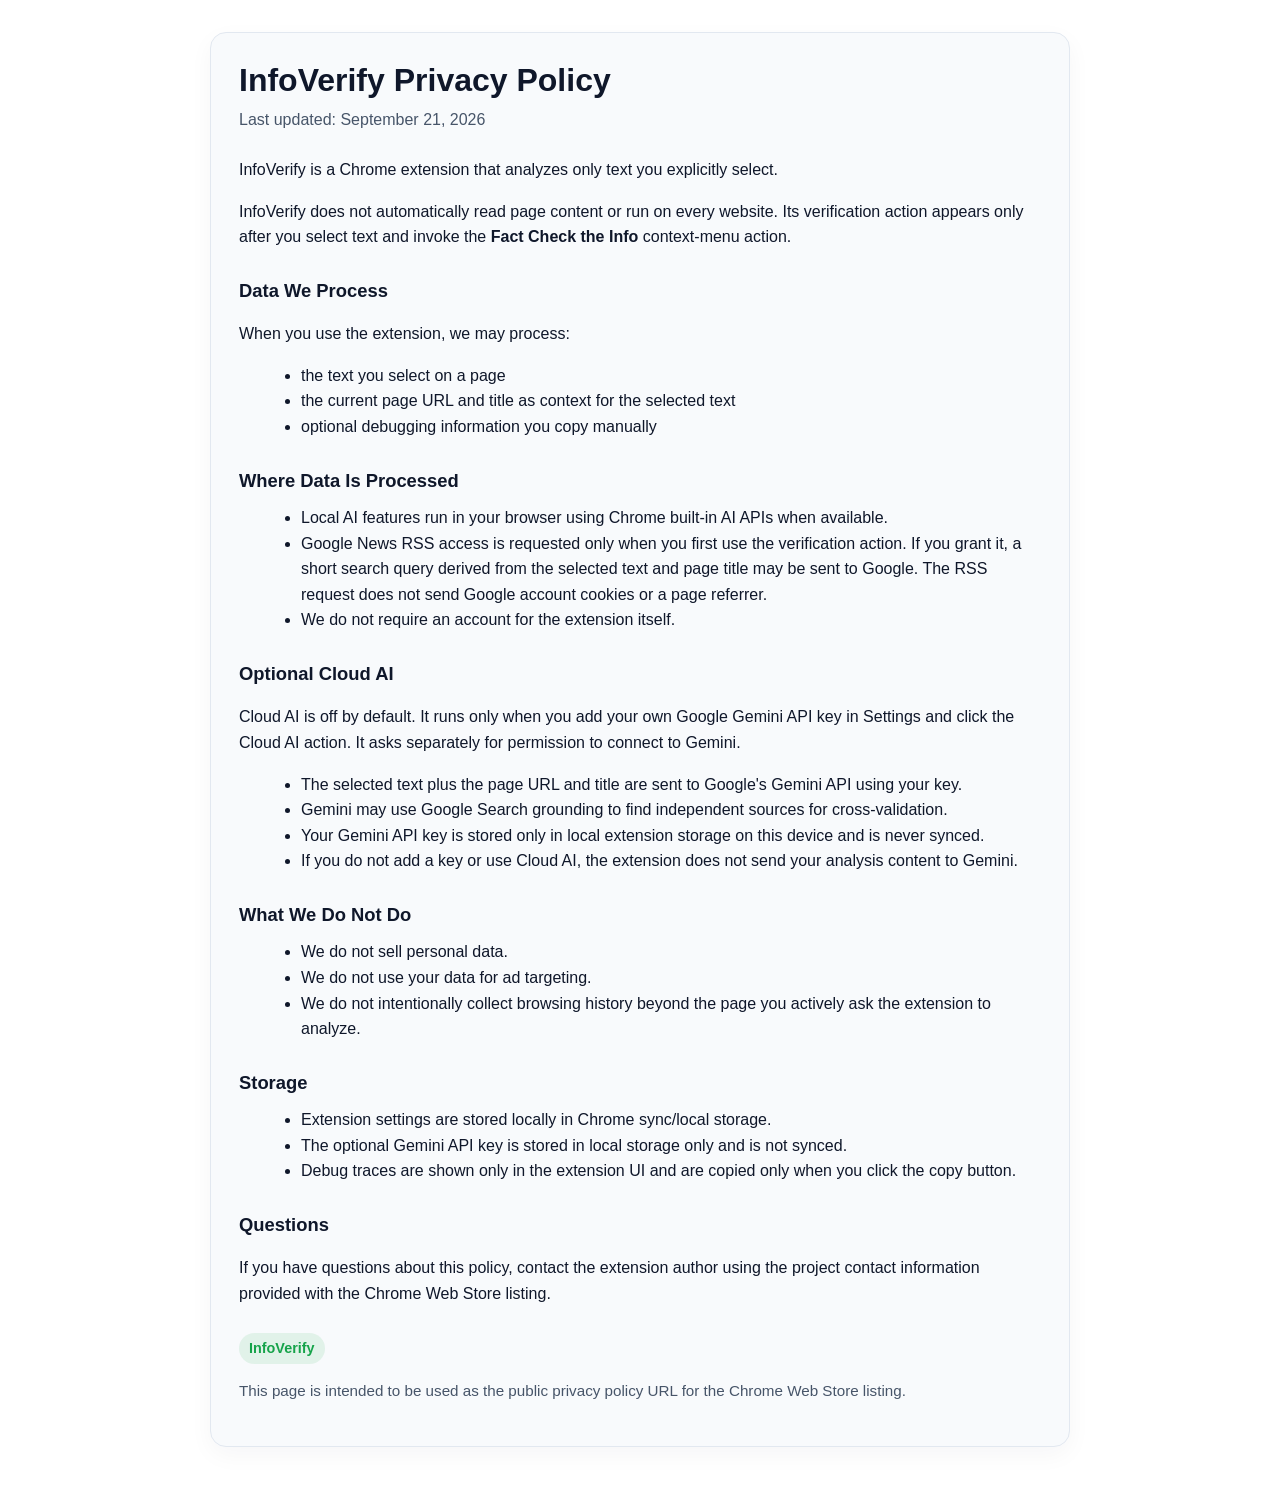
<file: docs/index.html>
<!doctype html>
<html lang="en">
<head>
  <meta charset="utf-8" />
  <meta name="viewport" content="width=device-width, initial-scale=1" />
  <title>InfoVerify Privacy Policy</title>
  <style>
    :root {
      color-scheme: light;
      --bg: #ffffff;
      --panel: #f8fafc;
      --text: #0f172a;
      --muted: #475569;
      --border: #e2e8f0;
      --accent: #16a34a;
    }
    html, body { margin: 0; padding: 0; background: var(--bg); color: var(--text); font: 16px/1.6 -apple-system, BlinkMacSystemFont, "Segoe UI", Roboto, Helvetica, Arial, sans-serif; }
    body { padding: 32px 20px 56px; }
    .wrap { max-width: 860px; margin: 0 auto; }
    .card { background: var(--panel); border: 1px solid var(--border); border-radius: 16px; padding: 28px; box-shadow: 0 8px 24px rgba(15, 23, 42, 0.04); }
    h1 { margin: 0 0 8px; font-size: 2rem; line-height: 1.2; }
    .meta { color: var(--muted); margin-bottom: 24px; }
    h2 { margin: 26px 0 10px; font-size: 1.15rem; }
    p, li { color: var(--text); }
    ul { margin: 10px 0 0 22px; }
    .badge { display: inline-block; margin-top: 10px; padding: 4px 10px; border-radius: 999px; background: rgba(22, 163, 74, 0.1); color: var(--accent); font-size: 0.9rem; font-weight: 600; }
    .note { color: var(--muted); font-size: 0.95rem; }
    a { color: #0f766e; }
  </style>
</head>
<body>
  <main class="wrap">
    <section class="card">
      <h1>InfoVerify Privacy Policy</h1>
      <div class="meta">Last updated: September 21, 2026</div>
      <p>InfoVerify is a Chrome extension that analyzes only text you explicitly select.</p>
      <p>InfoVerify does not automatically read page content or run on every website. Its verification action appears only after you select text and invoke the <strong>Fact Check the Info</strong> context-menu action.</p>

      <h2>Data We Process</h2>
      <p>When you use the extension, we may process:</p>
      <ul>
        <li>the text you select on a page</li>
        <li>the current page URL and title as context for the selected text</li>
        <li>optional debugging information you copy manually</li>
      </ul>

      <h2>Where Data Is Processed</h2>
      <ul>
        <li>Local AI features run in your browser using Chrome built-in AI APIs when available.</li>
        <li>Google News RSS access is requested only when you first use the verification action. If you grant it, a short search query derived from the selected text and page title may be sent to Google. The RSS request does not send Google account cookies or a page referrer.</li>
        <li>We do not require an account for the extension itself.</li>
      </ul>

      <h2>Optional Cloud AI</h2>
      <p>Cloud AI is off by default. It runs only when you add your own Google Gemini API key in Settings and click the Cloud AI action. It asks separately for permission to connect to Gemini.</p>
      <ul>
        <li>The selected text plus the page URL and title are sent to Google's Gemini API using your key.</li>
        <li>Gemini may use Google Search grounding to find independent sources for cross-validation.</li>
        <li>Your Gemini API key is stored only in local extension storage on this device and is never synced.</li>
        <li>If you do not add a key or use Cloud AI, the extension does not send your analysis content to Gemini.</li>
      </ul>

      <h2>What We Do Not Do</h2>
      <ul>
        <li>We do not sell personal data.</li>
        <li>We do not use your data for ad targeting.</li>
        <li>We do not intentionally collect browsing history beyond the page you actively ask the extension to analyze.</li>
      </ul>

      <h2>Storage</h2>
      <ul>
        <li>Extension settings are stored locally in Chrome sync/local storage.</li>
        <li>The optional Gemini API key is stored in local storage only and is not synced.</li>
        <li>Debug traces are shown only in the extension UI and are copied only when you click the copy button.</li>
      </ul>

      <h2>Questions</h2>
      <p>If you have questions about this policy, contact the extension author using the project contact information provided with the Chrome Web Store listing.</p>
      <div class="badge">InfoVerify</div>
      <p class="note">This page is intended to be used as the public privacy policy URL for the Chrome Web Store listing.</p>
    </section>
  </main>
</body>
</html>
</file>
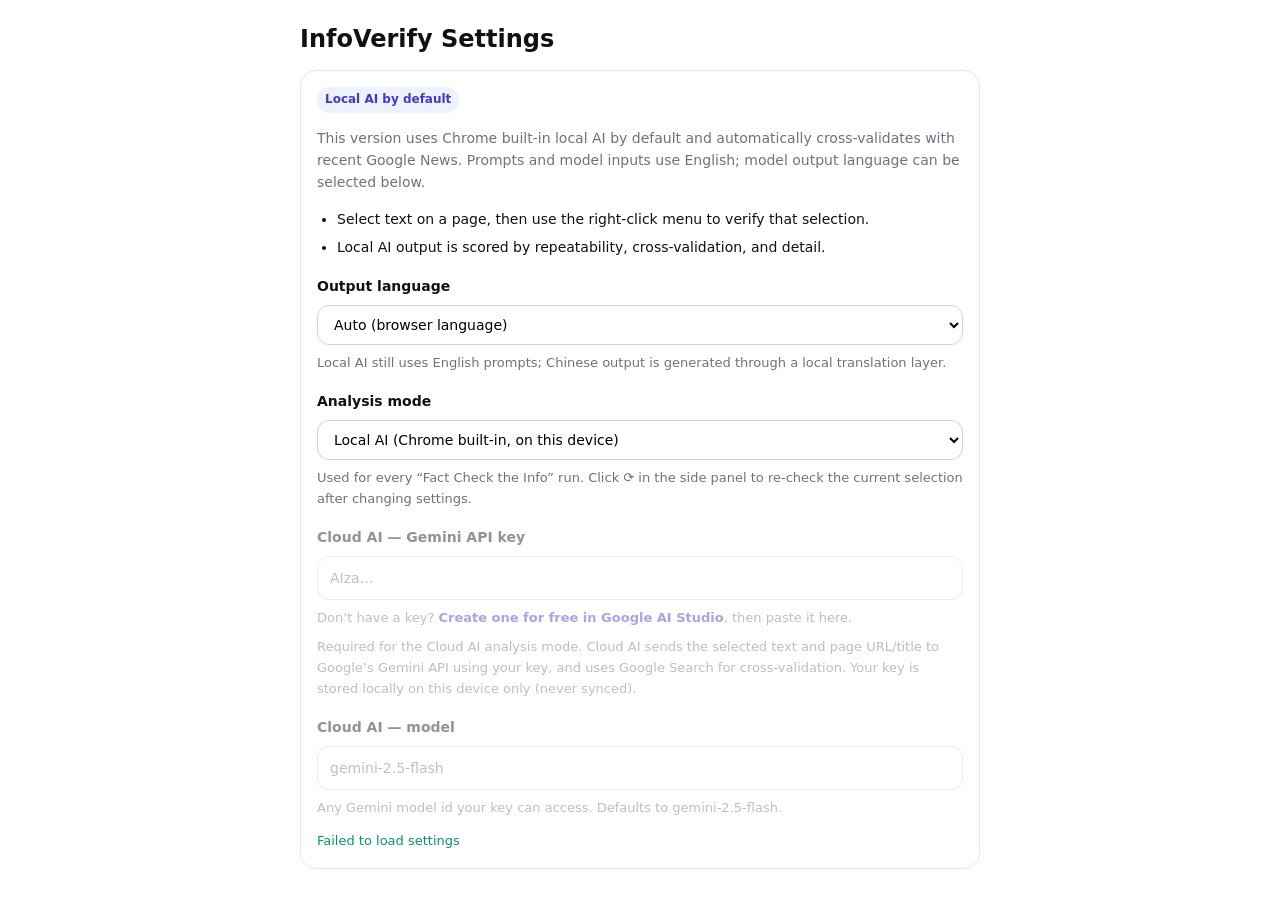
<file: apps/infoverify-chrome-extension/src/options/options.html>
<!doctype html>
<html lang="en">
  <head>
    <meta charset="utf-8" />
    <meta name="viewport" content="width=device-width, initial-scale=1" />
    <title>InfoVerify Options</title>
    <style>
      body {
        font: 14px/1.6 system-ui, -apple-system, Segoe UI, Roboto, Helvetica, Arial;
        padding: 20px;
        max-width: 680px;
        margin: 0 auto;
        color: #111;
      }
      h1 {
        margin: 0 0 12px;
        font-size: 24px;
      }
      .card {
        border: 1px solid #e5e7eb;
        border-radius: 16px;
        padding: 16px;
        background: #fff;
      }
      .muted {
        color: #6b7280;
      }
      .list {
        margin: 12px 0 0;
        padding-left: 20px;
      }
      .list li + li {
        margin-top: 6px;
      }
      .tag {
        display: inline-flex;
        align-items: center;
        padding: 3px 8px;
        border-radius: 999px;
        background: #eef2ff;
        color: #4338ca;
        font-size: 12px;
        font-weight: 600;
      }
      .field {
        margin-top: 16px;
      }
      label {
        display: block;
        font-weight: 600;
        margin-bottom: 8px;
      }
      select,
      input[type="text"],
      input[type="password"] {
        width: 100%;
        box-sizing: border-box;
        border: 1px solid #d1d5db;
        border-radius: 12px;
        padding: 10px 12px;
        font: inherit;
        background: #fff;
      }
      .cloudFields {
        margin: 0;
        padding: 0;
        border: 0;
        min-width: 0;
      }

      /* Cloud AI key and model only matter in Cloud AI mode. */
      .cloudFields:disabled {
        opacity: 0.45;
      }

      .help {
        margin-top: 8px;
        color: #6b7280;
        font-size: 13px;
      }
      .help a {
        color: #4338ca;
        font-weight: 600;
        text-decoration: none;
      }
      .help a:hover {
        text-decoration: underline;
      }
      .status {
        margin-top: 12px;
        font-size: 13px;
        color: #059669;
        min-height: 1.2em;
      }
    </style>
  </head>
  <body>
    <h1>InfoVerify Settings</h1>
    <div class="card">
      <div class="tag">Local AI by default</div>
      <p class="muted">
        This version uses Chrome built-in local AI by default and automatically cross-validates with recent Google News.
        Prompts and model inputs use English; model output language can be selected below.
      </p>
      <ul class="list">
        <li>Select text on a page, then use the right-click menu to verify that selection.</li>
        <li>Local AI output is scored by repeatability, cross-validation, and detail.</li>
      </ul>
      <div class="field">
        <label for="outputLanguage">Output language</label>
        <select id="outputLanguage">
          <option value="auto">Auto (browser language)</option>
          <option value="en">English</option>
          <option value="es">Spanish</option>
          <option value="ja">Japanese</option>
          <option value="zh">Chinese</option>
        </select>
        <div class="help">Local AI still uses English prompts; Chinese output is generated through a local translation layer.</div>
      </div>

      <div class="field">
        <label for="analysisMode">Analysis mode</label>
        <select id="analysisMode">
          <option value="local">Local AI (Chrome built-in, on this device)</option>
          <option value="cloud">Cloud AI (Gemini + Google Search, needs an API key)</option>
        </select>
        <div class="help">Used for every “Fact Check the Info” run. Click ⟳ in the side panel to re-check the current selection after changing settings.</div>
      </div>

      <fieldset class="cloudFields" id="cloudFields">
      <div class="field">
        <label for="cloudApiKey">Cloud AI — Gemini API key</label>
        <input id="cloudApiKey" type="password" autocomplete="off" spellcheck="false" placeholder="AIza…" />
        <div class="help">
          Don’t have a key?
          <a href="https://aistudio.google.com/apikey" target="_blank" rel="noopener noreferrer">Create one for free in Google AI Studio</a>,
          then paste it here.
        </div>
        <div class="help">
          Required for the Cloud AI analysis mode. Cloud AI sends the selected text and page URL/title
          to Google’s Gemini API using your key, and uses Google Search for cross-validation. Your key
          is stored locally on this device only (never synced).
        </div>
      </div>
      <div class="field">
        <label for="cloudModel">Cloud AI — model</label>
        <input id="cloudModel" type="text" autocomplete="off" spellcheck="false" placeholder="gemini-2.5-flash" />
        <div class="help">Any Gemini model id your key can access. Defaults to gemini-2.5-flash.</div>
      </div>
      </fieldset>
      <div class="status" id="saveStatus" aria-live="polite"></div>
    </div>
    <script src="./options.js"></script>
  </body>
</html>
</file>
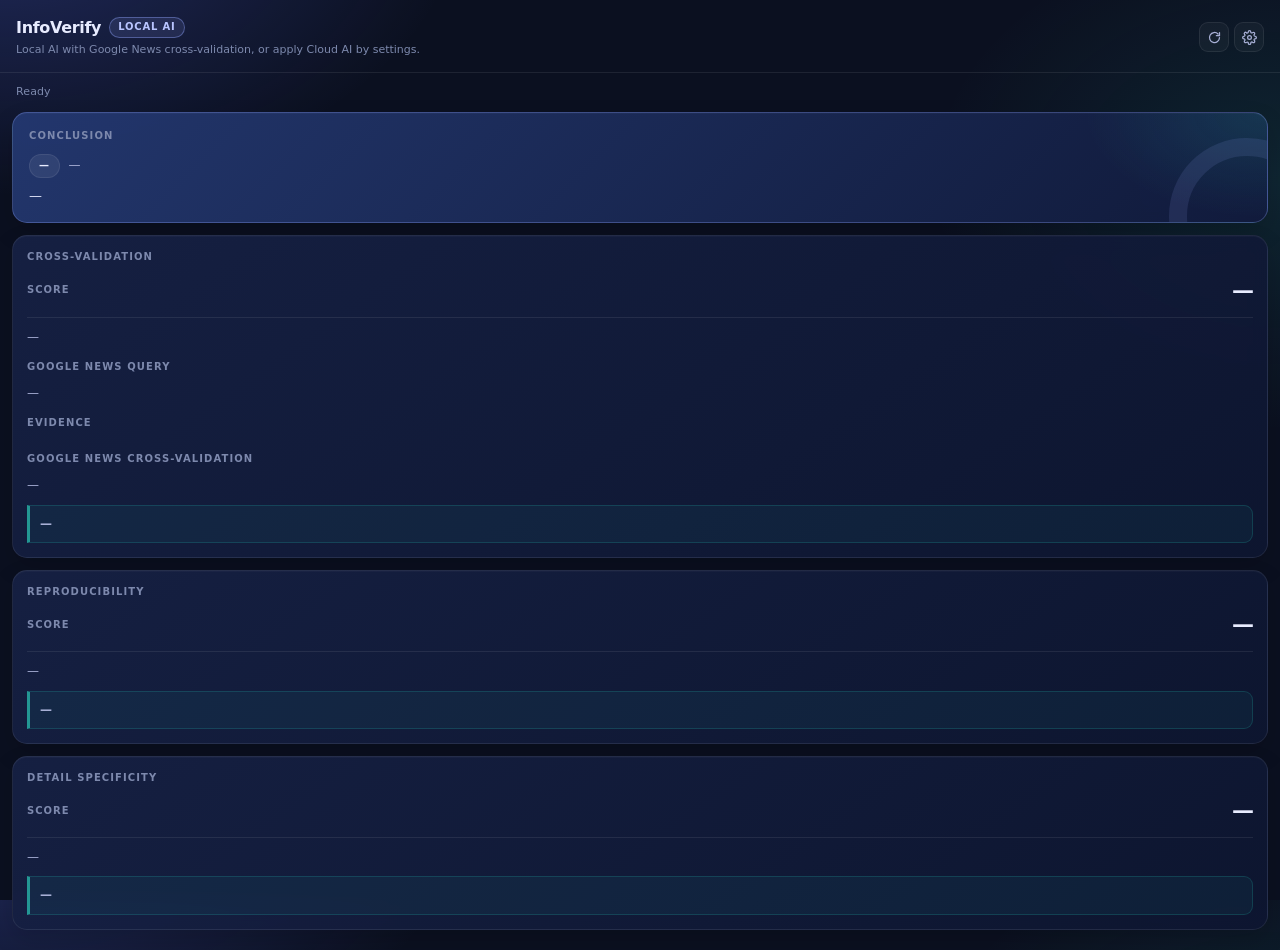
<file: apps/infoverify-chrome-extension/src/panel/panel.html>
<!doctype html>
<html lang="en">
  <head>
    <meta charset="utf-8" />
    <meta name="viewport" content="width=device-width, initial-scale=1" />
    <title>InfoVerify</title>
    <link rel="stylesheet" href="./panel.css" />
  </head>
  <body>
    <header class="header">
      <div class="headerCopy">
        <div class="titleRow">
          <div class="title">InfoVerify</div>
          <span class="headerPill" id="modePill">Local AI</span>
        </div>
        <div class="subtitle">Local AI with Google News cross-validation, or apply Cloud AI by settings.</div>
      </div>

      <div class="modeSwitcher" role="group" aria-label="Panel actions">
        <button class="modeButton" id="downloadModelButton" type="button" hidden>Download local AI</button>
        <button class="modeButton iconButton" id="rerunButton" type="button" aria-label="Re-check selection" title="Re-check the current selection with the current settings">
          <svg viewBox="0 0 24 24" aria-hidden="true"><path d="M20 12a8 8 0 1 1-2.34-5.66"/><path d="M20 4v5h-5"/></svg>
        </button>
        <button class="modeButton iconButton" id="settingsButton" type="button" aria-label="Settings" title="Settings: analysis mode, output language, Cloud AI key">
          <svg viewBox="0 0 24 24" aria-hidden="true"><circle cx="12" cy="12" r="3"/><path d="M19.4 15a1.65 1.65 0 0 0 .33 1.82l.06.06a2 2 0 1 1-2.83 2.83l-.06-.06a1.65 1.65 0 0 0-1.82-.33 1.65 1.65 0 0 0-1 1.51V21a2 2 0 1 1-4 0v-.09a1.65 1.65 0 0 0-1.08-1.51 1.65 1.65 0 0 0-1.82.33l-.06.06a2 2 0 1 1-2.83-2.83l.06-.06a1.65 1.65 0 0 0 .33-1.82 1.65 1.65 0 0 0-1.51-1H3a2 2 0 1 1 0-4h.09a1.65 1.65 0 0 0 1.51-1.08 1.65 1.65 0 0 0-.33-1.82l-.06-.06a2 2 0 1 1 2.83-2.83l.06.06a1.65 1.65 0 0 0 1.82.33H9a1.65 1.65 0 0 0 1-1.51V3a2 2 0 1 1 4 0v.09a1.65 1.65 0 0 0 1 1.51 1.65 1.65 0 0 0 1.82-.33l.06-.06a2 2 0 1 1 2.83 2.83l-.06.06a1.65 1.65 0 0 0-.33 1.82V9a1.65 1.65 0 0 0 1.51 1H21a2 2 0 1 1 0 4h-.09a1.65 1.65 0 0 0-1.51 1z"/></svg>
        </button>
      </div>
    </header>

    <main class="main">
      <section class="thinkingBanner" id="thinkingBanner" aria-live="polite">
        <div class="thinkingGlow"></div>
        <div class="thinkingContent">
          <div class="thinkingHeader">
            <span class="thinkingLabel">Thinking</span>
            <span class="thinkingStep" id="thinkingStep"></span>
            <span class="thinkingElapsed" id="thinkingElapsed">0.0s</span>
          </div>
          <div class="thinkingText" id="thinkingText">Analyzing...</div>
          <div class="progressTrack" id="progressTrack" role="progressbar" aria-label="Verification progress" aria-valuemin="0" aria-valuemax="100" aria-valuenow="0">
            <div class="progressFill" id="progressFill"></div>
          </div>
          <div class="thinkingHint" id="thinkingHint">May take longer if the local AI model hasn't been used recently.</div>
        </div>
      </section>

      <div class="statusRow" aria-live="polite">
        <span class="status" id="status">Ready</span>
        <span class="elapsed" id="elapsed"></span>
      </div>

      <section class="card conclusionCard">
        <div class="cardTitle">Conclusion</div>
        <div class="verdictRow">
          <span class="pill" id="verdictPill">—</span>
          <span class="confidence" id="confidence">—</span>
        </div>
        <div class="summary" id="summary">—</div>
        <div class="conclusionReason" id="conclusionReason" hidden>
          <div class="conclusionReasonLabel">Why</div>
          <div class="summary conclusionReasonText" id="rationale">—</div>
        </div>
      </section>

      <section class="card principleCard crossValidationCard">
        <div class="cardTitle">Cross-validation</div>
        <div class="principleRow">
          <div class="principleLabel">Score</div>
          <div class="principleValue" id="crossScore">—</div>
        </div>
        <div class="summary principleNote" id="crossSummary">—</div>
        <div class="sectionSubtitle" id="newsQueryLabel">Google News query</div>
        <div class="summary principleNote" id="googleNewsQuery">—</div>
        <div class="sectionSubtitle">Evidence</div>
        <div class="evidence" id="evidence"></div>
        <div class="sectionSubtitle" id="newsSummaryLabel">Google News cross-validation</div>
        <div class="summary principleNote" id="googleNewsSummary">—</div>
        <div class="summary principleNote modelNote" id="crossNote">—</div>
      </section>

      <section class="card principleCard">
        <div class="cardTitle">Reproducibility</div>
        <div class="principleRow">
          <div class="principleLabel">Score</div>
          <div class="principleValue" id="reproScore">—</div>
        </div>
        <div class="summary principleNote" id="reproSummary">—</div>
        <div class="summary principleNote modelNote" id="reproNote">—</div>
      </section>


      <section class="card principleCard">
        <div class="cardTitle">Detail Specificity</div>
        <div class="principleRow">
          <div class="principleLabel">Score</div>
          <div class="principleValue" id="detailScore">—</div>
        </div>
        <div class="summary principleNote" id="detailSummary">—</div>
        <div class="summary principleNote modelNote" id="detailNote">—</div>
      </section>
    </main>

    <script type="module" src="./panel.js"></script>
  </body>
</html>
</file>
<file: apps/infoverify-chrome-extension/src/panel/panel.css>
:root {
  --bg: #0b1020;
  --card: #121a33;
  --text: #e8ecff;
  --muted: #a8b0d6;
  --border: rgba(255, 255, 255, 0.08);
  --good: #2dd4bf;
  --bad: #fb7185;
  --warn: #fbbf24;
}

* {
  box-sizing: border-box;
}

html,
body {
  height: 100%;
}

body {
  margin: 0;
  font: 13px/1.45 ui-sans-serif, system-ui, -apple-system, Segoe UI, Roboto,
    Helvetica, Arial, "Apple Color Emoji", "Segoe UI Emoji";
  background: radial-gradient(1200px 600px at 20% 0%, #18235a 0%, var(--bg) 55%);
  color: var(--text);
}

.header {
  display: flex;
  align-items: flex-start;
  justify-content: space-between;
  gap: 12px;
  padding: 14px 14px 10px;
  border-bottom: 1px solid var(--border);
}

/* Title block keeps at least 160px; when the actions (e.g. the one-time
   "Download local AI" button) don't fit beside it, they wrap below instead of
   squeezing the title. */
.header {
  flex-wrap: wrap;
}

.headerCopy {
  flex: 1 1 160px;
  min-width: 0;
}

.modeSwitcher {
  margin-left: auto;
}

.titleRow {
  display: flex;
  align-items: center;
  gap: 8px;
  flex-wrap: wrap;
}

.title {
  font-weight: 700;
  letter-spacing: 0.2px;
}

.headerPill {
  display: inline-flex;
  align-items: center;
  padding: 2px 8px;
  border-radius: 999px;
  border: 1px solid rgba(45, 212, 191, 0.35);
  color: var(--good);
  background: rgba(45, 212, 191, 0.08);
  font-size: 11px;
  font-weight: 700;
  text-transform: uppercase;
  letter-spacing: 0.08em;
}

.subtitle {
  margin-top: 2px;
  color: var(--muted);
  font-size: 12px;
}

.modeSwitcher {
  display: flex;
  gap: 8px;
  flex-shrink: 0;
  flex-wrap: wrap;
  justify-content: flex-end;
}

.modeButton {
  border: 1px solid var(--border);
  border-radius: 999px;
  padding: 7px 12px;
  background: rgba(255, 255, 255, 0.04);
  color: var(--muted);
  cursor: pointer;
  font-weight: 600;
  transition:
    transform 120ms ease,
    border-color 120ms ease,
    background 120ms ease,
    color 120ms ease;
}

.modeButton:hover {
  transform: translateY(-1px);
  border-color: rgba(255, 255, 255, 0.16);
}

.modeButton.active {
  color: var(--text);
  border-color: rgba(45, 212, 191, 0.45);
  background: rgba(45, 212, 191, 0.12);
}

.modeButton:disabled {
  cursor: not-allowed;
  opacity: 0.45;
  transform: none;
}

.modeButton:disabled:hover {
  transform: none;
  border-color: var(--border);
}

.main {
  padding: 12px;
  display: grid;
  gap: 10px;
}

.thinkingBanner {
  position: relative;
  overflow: hidden;
  display: none;
  align-items: center;
  justify-content: space-between;
  gap: 12px;
  padding: 12px 14px;
  border-radius: 16px;
  border: 1px solid rgba(255, 255, 255, 0.12);
  background:
    linear-gradient(135deg, rgba(47, 59, 121, 0.92), rgba(17, 24, 49, 0.96));
  box-shadow:
    0 12px 30px rgba(0, 0, 0, 0.28),
    inset 0 1px 0 rgba(255, 255, 255, 0.08);
}

.thinkingBanner.active {
  display: flex;
}

.thinkingGlow {
  position: absolute;
  inset: auto -30px -40px auto;
  width: 120px;
  height: 120px;
  border-radius: 50%;
  background: radial-gradient(circle, rgba(45, 212, 191, 0.22), transparent 68%);
  filter: blur(10px);
  animation: pulseGlow 1.8s ease-in-out infinite;
}

.thinkingContent {
  position: relative;
  z-index: 1;
  display: grid;
  gap: 6px;
  flex: 1;
  min-width: 0;
}

.thinkingHeader {
  display: flex;
  align-items: baseline;
  gap: 8px;
}

.thinkingLabel {
  color: var(--warn);
  font-size: 11px;
  text-transform: uppercase;
  letter-spacing: 0.16em;
  font-weight: 700;
}

.thinkingStep {
  color: var(--muted);
  font-size: 11px;
}

.thinkingElapsed {
  margin-left: auto;
  color: var(--muted);
  font-size: 11px;
  font-variant-numeric: tabular-nums;
}

.thinkingText {
  font-size: 14px;
  color: var(--text);
  font-weight: 600;
}

.progressTrack {
  height: 5px;
  border-radius: 999px;
  background: rgba(255, 255, 255, 0.1);
  overflow: hidden;
}

.thinkingHint {
  color: var(--muted);
  font-size: 11px;
  line-height: 1.45;
}

.progressFill {
  width: 0;
  height: 100%;
  border-radius: inherit;
  background: linear-gradient(90deg, rgba(146, 166, 255, 0.9), rgba(45, 212, 191, 0.95));
  transition: width 120ms linear;
}

@keyframes pulseGlow {
  0%,
  100% {
    transform: scale(0.92);
    opacity: 0.7;
  }
  50% {
    transform: scale(1.03);
    opacity: 1;
  }
}

.card {
  background: rgba(18, 26, 51, 0.78);
  border: 1px solid var(--border);
  border-radius: 12px;
  padding: 12px;
  backdrop-filter: blur(8px);
}

.cardTitle {
  color: var(--muted);
  font-size: 12px;
  margin-bottom: 8px;
}

.statusRow {
  display: flex;
  align-items: center;
  gap: 10px;
  min-height: 34px;
}

.status {
  color: var(--text);
  font-size: 13px;
  letter-spacing: 0.01em;
}

.verdictRow {
  display: flex;
  gap: 8px;
  align-items: center;
  margin-bottom: 8px;
}

.pill {
  display: inline-flex;
  align-items: center;
  padding: 3px 8px;
  border-radius: 999px;
  border: 1px solid var(--border);
  background: rgba(255, 255, 255, 0.04);
  font-weight: 600;
  text-transform: uppercase;
  letter-spacing: 0.5px;
  font-size: 11px;
}

.pill.good {
  border-color: rgba(45, 212, 191, 0.45);
  color: var(--good);
}

.pill.bad {
  border-color: rgba(251, 113, 133, 0.45);
  color: var(--bad);
}

.pill.warn {
  border-color: rgba(251, 191, 36, 0.45);
  color: var(--warn);
}

.confidence {
  color: var(--muted);
  font-size: 12px;
}

.summary {
  color: var(--text);
  white-space: pre-wrap;
  overflow-wrap: anywhere;
  word-break: break-word;
}

.principleList {
  display: grid;
  gap: 8px;
  margin-bottom: 8px;
}

.principleRow {
  display: flex;
  align-items: center;
  justify-content: space-between;
  gap: 12px;
  padding: 8px 10px;
  border: 1px solid var(--border);
  border-radius: 10px;
  background: rgba(255, 255, 255, 0.03);
}

.principleLabel {
  color: var(--text);
  font-weight: 600;
}

.principleValue {
  color: var(--muted);
  font-variant-numeric: tabular-nums;
  white-space: nowrap;
}

.principleNote {
  color: var(--muted);
  font-size: 12px;
}

.modelNote {
  margin-top: 6px;
  padding-left: 10px;
  border-left: 2px solid rgba(45, 212, 191, 0.35);
  color: var(--text);
  font-weight: 600;
}

.sectionSubtitle {
  color: var(--muted);
  font-size: 12px;
  margin: 12px 0 6px;
}

.evidence {
  display: grid;
  gap: 8px;
}

.evidenceItem {
  border: 1px solid var(--border);
  border-radius: 10px;
  padding: 10px;
  background: rgba(255, 255, 255, 0.03);
}

.evidenceTitle {
  font-weight: 600;
  margin-bottom: 4px;
}

.evidenceTitle a {
  color: var(--text);
  text-decoration: none;
  overflow-wrap: anywhere;
  word-break: break-word;
}

.evidenceTitle a:hover {
  text-decoration: underline;
}

.evidenceQuote {
  color: var(--muted);
  font-size: 12px;
  white-space: pre-wrap;
  overflow-wrap: anywhere;
  word-break: break-word;
}

/* ---------- Refined result hierarchy ---------- */
:root {
  --surface-raised: #172145;
  --subtle: #7d89ad;
  --accent: #92a6ff;
}

body {
  background:
    radial-gradient(680px 420px at 0% -10%, rgba(91, 113, 255, 0.28), transparent 68%),
    radial-gradient(500px 360px at 100% 20%, rgba(45, 212, 191, 0.11), transparent 70%),
    var(--bg);
}

.header {
  align-items: center;
  padding: 16px 16px 14px;
}

.title {
  font-size: 16px;
  font-weight: 760;
  letter-spacing: -0.02em;
}

.headerPill {
  color: #b9c5ff;
  border-color: rgba(146, 166, 255, 0.4);
  background: rgba(146, 166, 255, 0.12);
  font-size: 10px;
}

.subtitle {
  margin-top: 4px;
  color: var(--subtle);
  font-size: 11px;
  line-height: 1.35;
}

.modeSwitcher {
  gap: 5px;
  flex-wrap: nowrap;
}

.modeButton {
  border-radius: 9px;
  padding: 7px 9px;
  font-size: 11px;
  background: rgba(255, 255, 255, 0.035);
}

.iconButton {
  display: inline-flex;
  align-items: center;
  justify-content: center;
  width: 30px;
  height: 30px;
  padding: 0;
}

.iconButton svg {
  width: 15px;
  height: 15px;
  fill: none;
  stroke: currentColor;
  stroke-width: 2;
  stroke-linecap: round;
  stroke-linejoin: round;
}

.iconButton:hover {
  color: var(--text);
}

.modeButton.active {
  border-color: rgba(146, 166, 255, 0.55);
  background: linear-gradient(135deg, rgba(115, 137, 255, 0.42), rgba(92, 109, 217, 0.25));
  box-shadow: 0 5px 16px rgba(26, 35, 92, 0.3);
}

.main {
  gap: 12px;
  padding: 14px 12px 20px;
}

.statusRow {
  min-height: 0;
  margin: -3px 4px 0;
}

.status {
  color: var(--subtle);
  font-size: 11px;
}

.elapsed {
  margin-left: auto;
  color: var(--subtle);
  font-size: 11px;
  font-variant-numeric: tabular-nums;
}

.card {
  border-radius: 15px;
  padding: 14px;
  background: linear-gradient(145deg, rgba(23, 33, 69, 0.92), rgba(14, 22, 49, 0.92));
  box-shadow: 0 10px 24px rgba(0, 0, 0, 0.14), inset 0 1px rgba(255, 255, 255, 0.025);
}

.conclusionCard {
  position: relative;
  overflow: hidden;
  padding: 16px;
  background:
    radial-gradient(260px 150px at 100% 0%, rgba(45, 212, 191, 0.14), transparent 70%),
    linear-gradient(135deg, rgba(35, 55, 110, 0.98), rgba(17, 27, 60, 0.98));
  border-color: rgba(146, 166, 255, 0.3);
}

.conclusionCard::after {
  content: "";
  position: absolute;
  width: 120px;
  height: 120px;
  right: -58px;
  bottom: -72px;
  border: 18px solid rgba(146, 166, 255, 0.12);
  border-radius: 50%;
  pointer-events: none;
}

.conclusionCard .verdictRow,
.conclusionCard > .summary,
.conclusionCard .conclusionReason {
  position: relative;
  z-index: 1;
}

.conclusionReason {
  margin-top: 13px;
  padding-top: 11px;
  border-top: 1px solid rgba(185, 201, 255, 0.18);
}

.conclusionReasonLabel {
  margin-bottom: 4px;
  color: #b9c5ff;
  font-size: 10px;
  font-weight: 760;
  letter-spacing: 0.11em;
  text-transform: uppercase;
}

.conclusionReasonText {
  color: var(--muted);
  font-size: 12px;
}

.cardTitle,
.sectionSubtitle {
  color: var(--subtle);
  font-size: 10px;
  font-weight: 760;
  letter-spacing: 0.11em;
  text-transform: uppercase;
}

.cardTitle {
  margin-bottom: 10px;
}

.sectionSubtitle {
  margin: 14px 0 7px;
}

.verdictRow {
  gap: 9px;
}

.pill {
  padding: 4px 9px;
  font-size: 10px;
  font-weight: 740;
  background: rgba(255, 255, 255, 0.07);
}

.pill.good { background: rgba(45, 212, 191, 0.1); }
.pill.bad { background: rgba(251, 113, 133, 0.09); }
.pill.warn { background: rgba(251, 191, 36, 0.09); }

.summary {
  line-height: 1.55;
}

.principleRow {
  padding: 0 0 10px;
  border: 0;
  border-bottom: 1px solid var(--border);
  border-radius: 0;
  background: transparent;
}

.principleLabel {
  color: var(--subtle);
  font-size: 10px;
  font-weight: 700;
  letter-spacing: 0.1em;
  text-transform: uppercase;
}

.principleValue {
  color: var(--text);
  font-size: 22px;
  font-weight: 760;
  letter-spacing: -0.04em;
}

.principleNote {
  margin-top: 10px;
  color: var(--muted);
  line-height: 1.52;
}

.modelNote {
  margin-top: 10px;
  padding: 9px 10px;
  border: 1px solid rgba(45, 212, 191, 0.18);
  border-left: 3px solid rgba(45, 212, 191, 0.65);
  border-radius: 0 9px 9px 0;
  background: rgba(45, 212, 191, 0.055);
}

.evidence {
  gap: 7px;
}

.evidenceItem {
  border-color: rgba(185, 201, 255, 0.1);
  border-radius: 10px;
  padding: 10px 11px;
  background: rgba(255, 255, 255, 0.025);
  transition: border-color 120ms ease, background 120ms ease;
}

.evidenceItem:hover {
  border-color: rgba(146, 166, 255, 0.35);
  background: rgba(146, 166, 255, 0.055);
}

.evidenceTitle a {
  color: #dce3ff;
}

.stancePill {
  margin-right: 6px;
  padding: 1px 6px;
  font-size: 9px;
  vertical-align: 1px;
}

.evidenceItem.irrelevant {
  opacity: 0.55;
}
</file>
